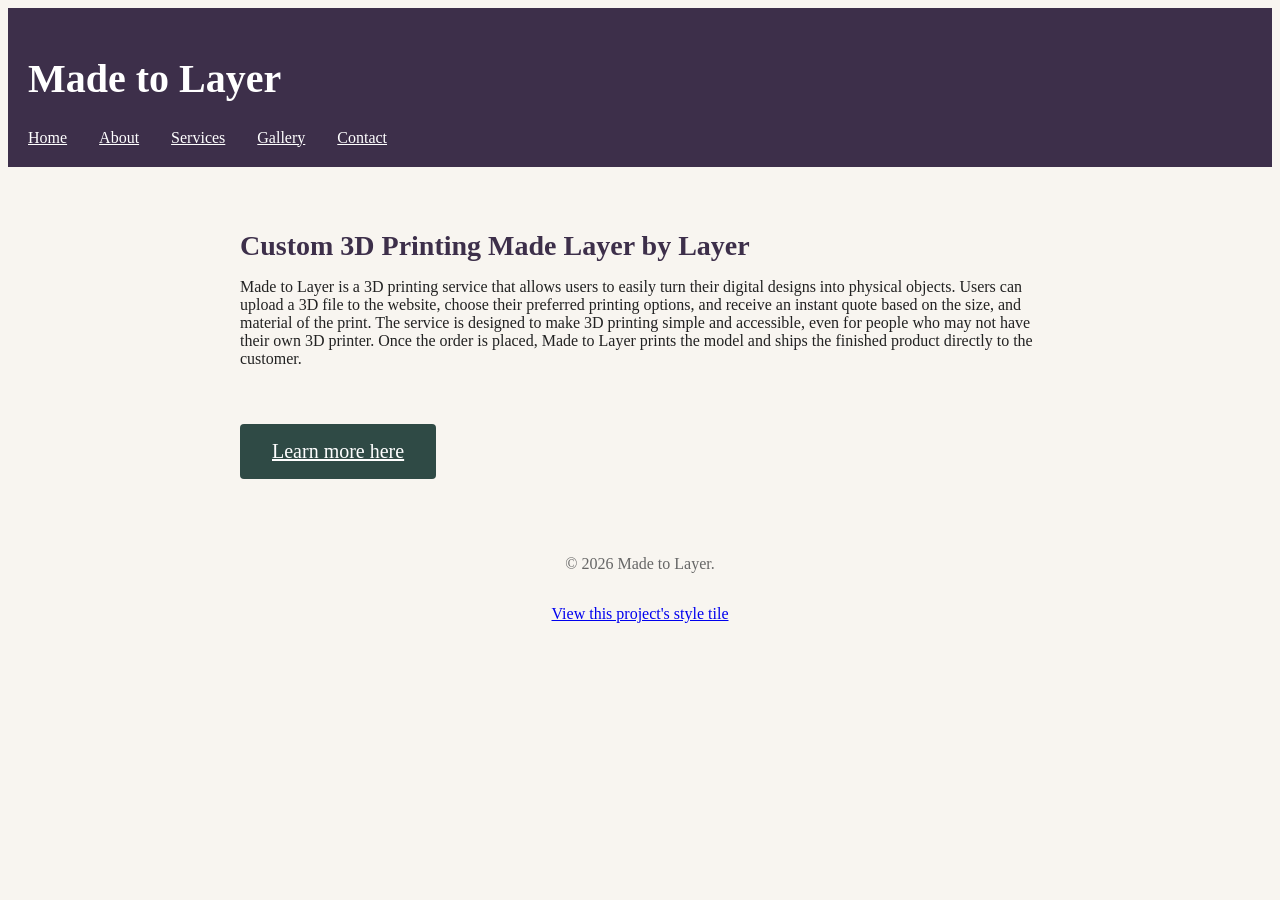
<file: index.html>
<!DOCTYPE html>
<html lang="en">
<head>
  <meta charset="UTF-8">
  <title>Custom 3D Printing | Made to Layer</title>
  <meta name="description" content="Custom 3D Printing Made Layer by Layer. Made to Layer is a 3D printing service that allows users to easily turn their digital designs into physical objects.">
  <meta name="viewport" content="width=device-width, initial-scale=1">
  <link rel="stylesheet" href="css/style.css">
</head>
<body>

  <a href="#main-content" class="skip-link">Skip to main content</a>
  
  <header>
    <h1>Made to Layer</h1>
    <nav>
      <a href="index.html">Home</a>
      <a href="about.html">About</a>
      <a href="services.html">Services</a>
      <a href="gallery.html">Gallery</a>
      <a href="contact.html">Contact</a>
    </nav>
  </header>
  
  <main id="main-content">
    <h2>Custom 3D Printing Made Layer by Layer</h2>
    <p>Made to Layer is a 3D printing service that allows users to easily turn their digital designs into physical objects. Users can upload a 3D file to the website, choose their preferred printing options, and receive an instant quote based on the size, and material of the print. The service is designed to make 3D printing simple and accessible, even for people who may not have their own 3D printer. Once the order is placed, Made to Layer prints the model and ships the finished product directly to the customer.</p>
    <a href="services.html" class="cta">Learn more here</a>
  </main>

  <footer>
    <p>&copy; 2026 Made to Layer.</p>
    <p><a href="style-tile.html">View this project's style tile</a></p>
  </footer>
  
</body>
</html>
</file>
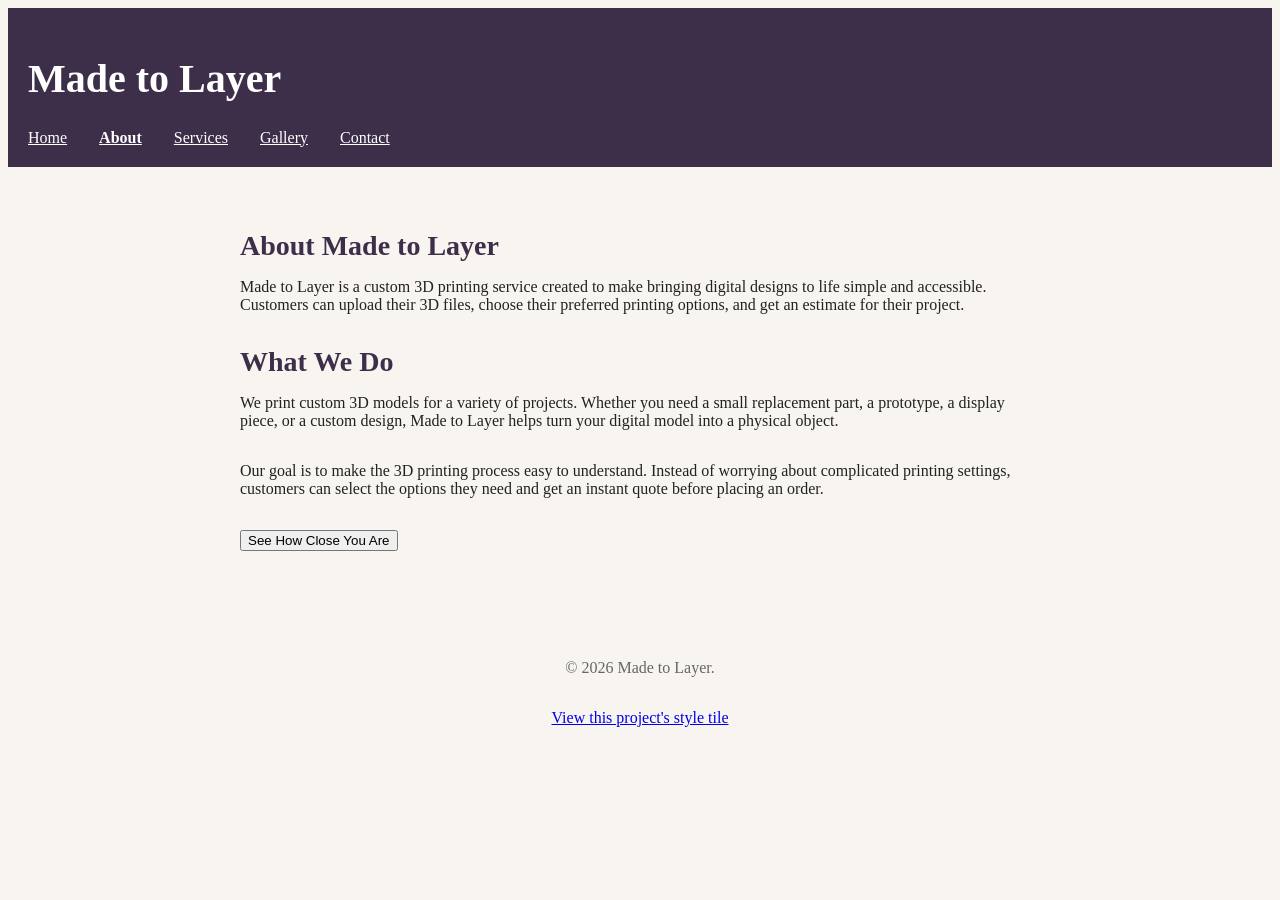
<file: about.html>
<!DOCTYPE html>
<html lang="en">
<head>
  <meta charset="UTF-8">
  <title>About What We Do | Made to Layer</title>
  <meta name="description" content="Made to Layer is a custom 3D printing service.">
  <meta name="viewport" content="width=device-width, initial-scale=1">
  <link rel="stylesheet" href="css/style.css">
</head>
<body>

  <a href="#main-content" class="skip-link">Skip to main content</a>

  <header>
    <h1>Made to Layer</h1>
    <nav>
      <a href="index.html">Home</a>
      <a href="about.html" aria-current="page">About</a>
      <a href="services.html">Services</a>
      <a href="gallery.html">Gallery</a>
      <a href="contact.html">Contact</a>
    </nav>
  </header>

  <main id="main-content">
    <h2>About Made to Layer</h2>
    <p>Made to Layer is a custom 3D printing service created to make bringing digital designs to life simple and accessible. Customers can upload their 3D files, choose their preferred printing options, and get an estimate for their project.</p>
    <h2>What We Do</h2>
    <p>We print custom 3D models for a variety of projects. Whether you need a small replacement part, a prototype, a display piece, or a custom design, Made to Layer helps turn your digital model into a physical object.</p>
    <p>Our goal is to make the 3D printing process easy to understand. Instead of worrying about complicated printing settings, customers can select the options they need and get an instant quote before placing an order.</p>
    <button onclick="getLocation()">See How Close You Are</button>
    <p id="location-message"></p>
  </main>

  <footer>
    <p>&copy; 2026 Made to Layer.</p>
    <p><a href="style-tile.html">View this project's style tile</a></p>
  </footer>
  
  <script>
    function getLocation() {
      navigator.geolocation.getCurrentPosition(showPosition, showError);
    }

    function showPosition(position) {
      var lat = position.coords.latitude.toFixed(1);
      var lon = position.coords.longitude.toFixed(1);
  
      if (lat >= 24.5 && lat <= 49.5 && lon >= -125 && lon <= -66) {
        document.getElementById("location-message").textContent =
          "You're in the USA! You're near " + lat + ", " + lon + ". which means shipping costs might be less, because we are based in the USA";
      } else {
        document.getElementById("location-message").textContent =
          "You're outside the USA! You're near " + lat + ", " + lon + ". which means shipping costs might be more, because we are based the USA";
      }
    }
  
    function showError(error) {
      document.getElementById("location-message").textContent =
        "We couldn't get your location, but you can still browse the rest of the site.";
    }
  </script>

</body>
</html>
</file>
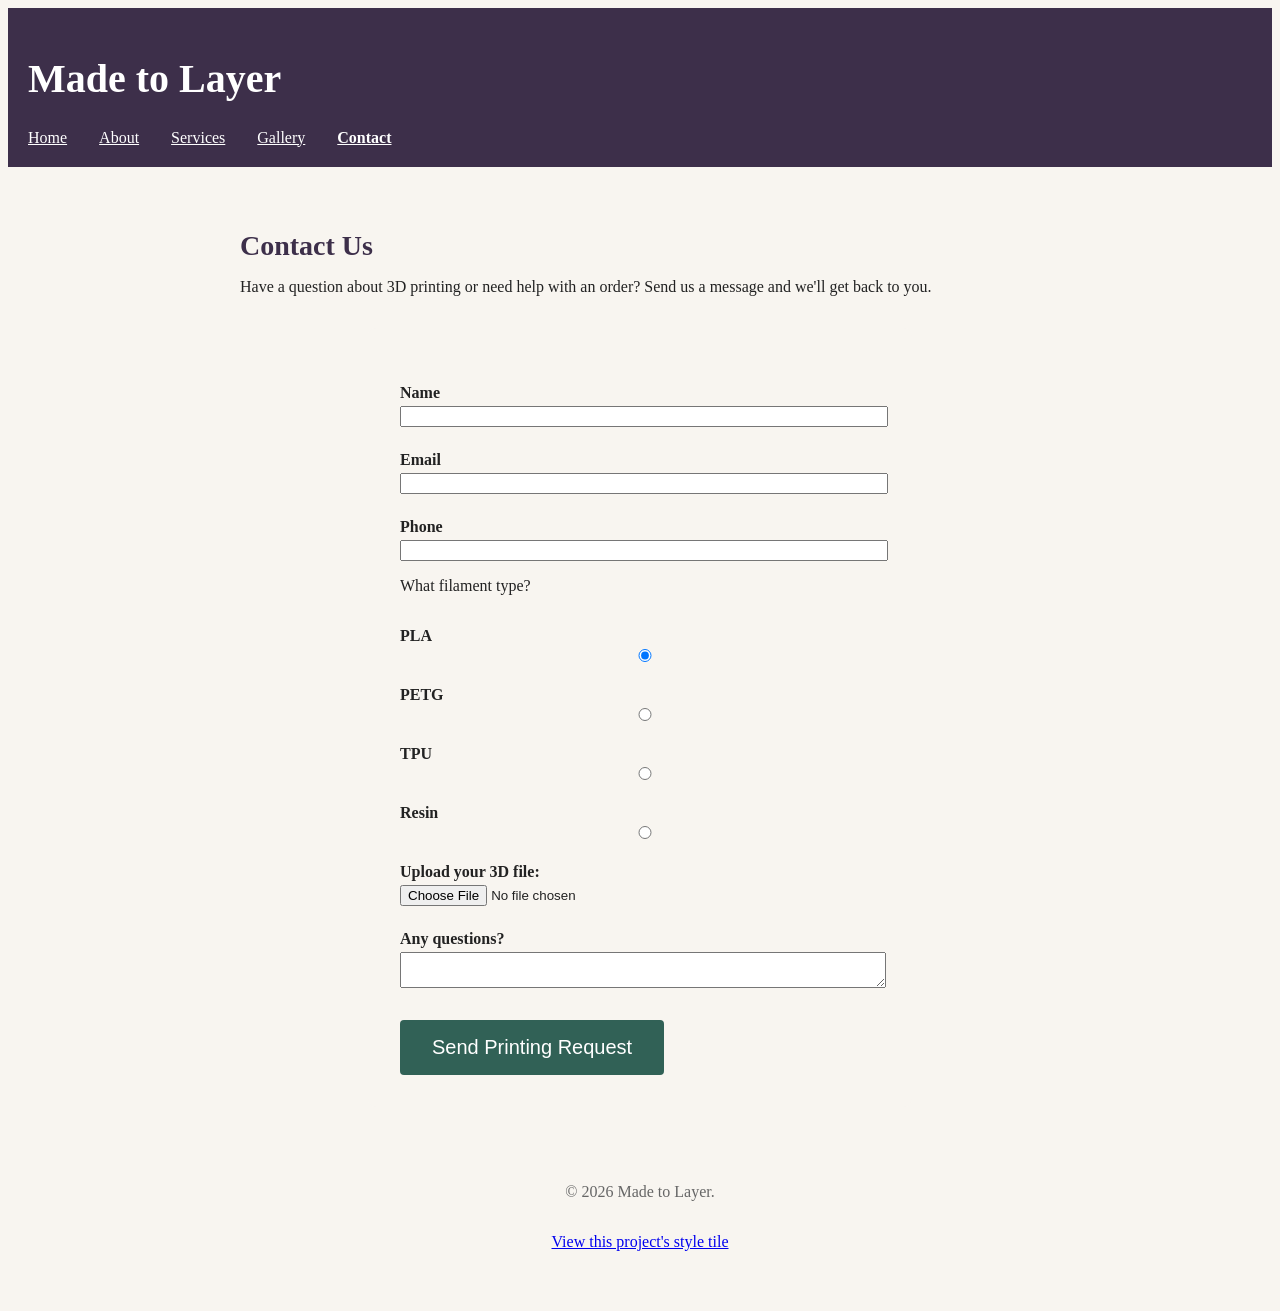
<file: contact.html>
<!DOCTYPE html>
<html lang="en">
<head>
  <meta charset="UTF-8">
  <title>Contact us | Made to Layer</title>
  <meta name="description" content="Reach out and contact us about any questions for the 3D printing service.">
  <meta name="viewport" content="width=device-width, initial-scale=1">
  <link rel="stylesheet" href="css/style.css">
</head>
<body>

  <a href="#main-content" class="skip-link">Skip to main content</a>

  <header>
    <h1>Made to Layer</h1>
    <nav>
      <a href="index.html">Home</a>
      <a href="about.html">About</a>
      <a href="services.html">Services</a>
      <a href="gallery.html">Gallery</a>
      <a href="contact.html" aria-current="page">Contact</a>
    </nav>
  </header>

  <main id="main-content">
    <h2>Contact Us</h2>
    <p>Have a question about 3D printing or need help with an order? Send us a message and we'll get back to you.</p>
    
      <form action="https://formspree.io/f/your-form-id" method="post">
        <label for="name">Name</label>
        <input type="text" id="name" name="name" required>
      
        <label for="email">Email</label>
        <input type="email" id="email" name="email" required>
      
        <label for="phone">Phone</label>
        <input type="tel" id="phone" name="phone">

        <p>What filament type?</p>
        <label for="pla">PLA</label>
        <input type="radio" id="pla" name="filament-type" value="pla" checked>

        <label for="petg">PETG</label>
        <input type="radio" id="petg" name="filament-type" value="petg">

        <label for="tpu">TPU</label>
        <input type="radio" id="tpu" name="filament-type" value="tpu">

        <label for="resin">Resin</label>
        <input type="radio" id="resin" name="filament-type" value="resin">

        <label for="file">Upload your 3D file:</label>
        <input type="file" id="file" name="file" accept=".stl,.obj,.3mf" required>

        <label for="message">Any questions?</label>
        <textarea id="message" name="message"></textarea>
        <button type="submit">Send Printing Request</button>
      </form>
  </main>

  <footer>
    <p>&copy; 2026 Made to Layer.</p>
    <p><a href="style-tile.html">View this project's style tile</a></p>
  </footer>

</body>
</html>
</file>
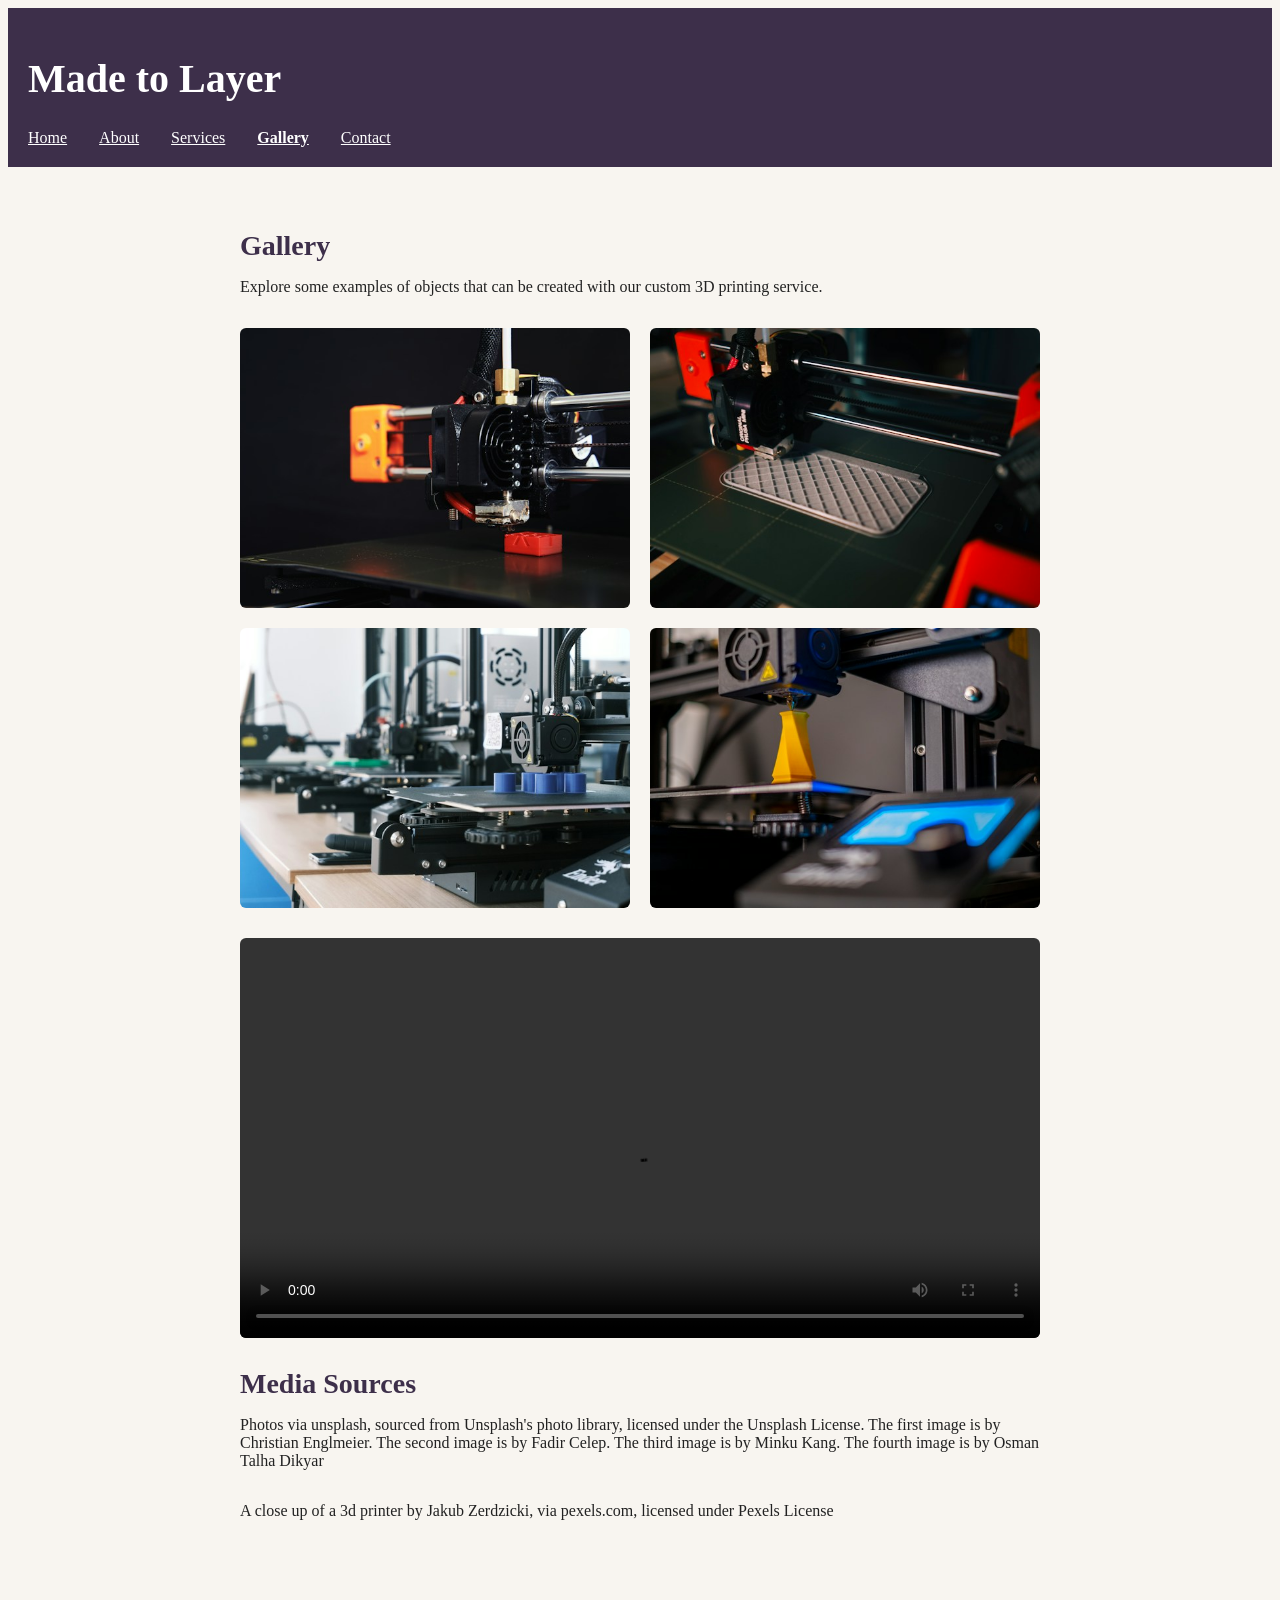
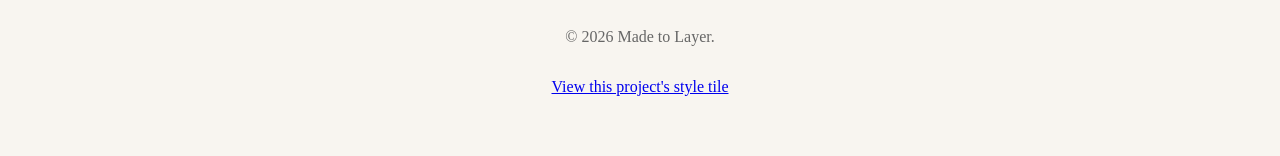
<file: gallery.html>
<!DOCTYPE html>
<html lang="en">
<head>
  <meta charset="UTF-8">
  <title>Explore Examples of 3D Printing | Made to Layer</title>
  <meta name="description" content="Explore how the 3D printing service is done.">
  <meta name="viewport" content="width=device-width, initial-scale=1">
  <link rel="stylesheet" href="css/style.css">
</head>
<body>

  <a href="#main-content" class="skip-link">Skip to main content</a>

  <header>
    <h1>Made to Layer</h1>
    <nav>
      <a href="index.html">Home</a>
      <a href="about.html">About</a>
      <a href="services.html">Services</a>
      <a href="gallery.html" aria-current="page">Gallery</a>
      <a href="contact.html">Contact</a>
    </nav>
  </header>

  <main id="main-content">
    <h2>Gallery</h2>
    <p>Explore some examples of objects that can be created with our custom 3D printing service.</p>
    
    <div class="gallery-grid">
      <img src="images/christian-englmeier-drTIJgAc58w-unsplash.jpg" alt="A 3D printer printing a red cube">
      <img src="images/kadir-celep-HsefvbLbNWc-unsplash.jpg" alt="A 3D printer printing a grey rectangle" width="390" height="280" loading="lazy">
      <img src="images/minku-kang-aCniNTiIFd8-unsplash.jpg" alt="A 3D printer printing a blue cylinders" width="390" height="280" loading="lazy">
      <img src="images/osman-talha-dikyar-NMCABEhN0RE-unsplash.jpg" alt="A 3D printer printing a yellow vase" width="390" height="280" loading="lazy">
    </div>
    <div class="gallery-video">
      <video src="videos/13279766_640_360_25fps.mp4" controls></video>
    </div>

    <h2>Media Sources</h2>
    <p>Photos via unsplash, sourced from Unsplash's photo library, licensed under the Unsplash License. The first image is by Christian Englmeier. The second image is by Fadir Celep. The third image is by Minku Kang. The fourth image is by Osman Talha Dikyar</p>
    <p>A close up of a 3d printer by Jakub Zerdzicki, via pexels.com, licensed under Pexels License</p>
  </main>

  <footer>
    <p>&copy; 2026 Made to Layer.</p>
    <p><a href="style-tile.html">View this project's style tile</a></p>
  </footer>

</body>
</html>
</file>
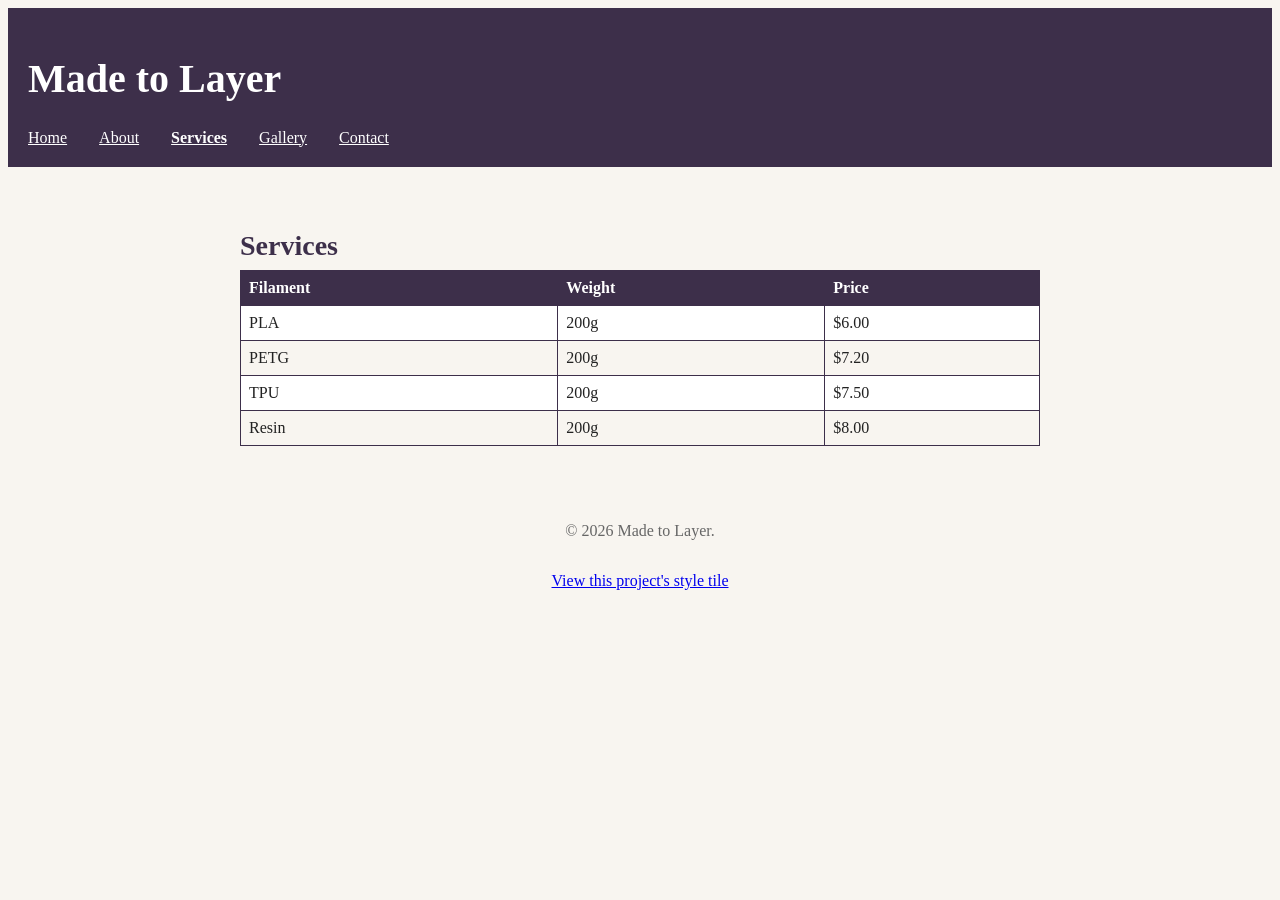
<file: services.html>
<!DOCTYPE html>
<html lang="en">
<head>
  <meta charset="UTF-8">
  <title>Types of Filament | Made to Layer</title>
  <meta name="description" content="Different types of filament that you can use for the 3D printing service.">
  <meta name="viewport" content="width=device-width, initial-scale=1">
  <link rel="stylesheet" href="css/style.css">
</head>
<body>

  <a href="#main-content" class="skip-link">Skip to main content</a>

  <header>
    <h1>Made to Layer</h1>
    <nav>
      <a href="index.html">Home</a>
      <a href="about.html">About</a>
      <a href="services.html" aria-current="page">Services</a>
      <a href="gallery.html">Gallery</a>
      <a href="contact.html">Contact</a>
    </nav>
  </header>

  <main id="main-content">
    <h2>Services</h2>
    <table>
    <caption></caption>
    <tr>
      <th scope="col">Filament</th>
      <th scope="col">Weight</th>
      <th scope="col">Price</th>
    </tr>
    <tr>
      <td>PLA</td>
      <td>200g</td>
      <td>$6.00</td>
    </tr>
    <tr>
      <td>PETG</td>
      <td>200g</td>
      <td>$7.20</td>
    </tr>
    <tr>
      <td>TPU</td>
      <td>200g</td>
      <td>$7.50</td>
    </tr>
    <tr>
      <td>Resin</td>
      <td>200g</td>
      <td>$8.00</td>
    </tr>
  </table>
  </main>

  <footer>
    <p>&copy; 2026 Made to Layer.</p>
    <p><a href="style-tile.html">View this project's style tile</a></p>
  </footer>

</body>
</html>
</file>
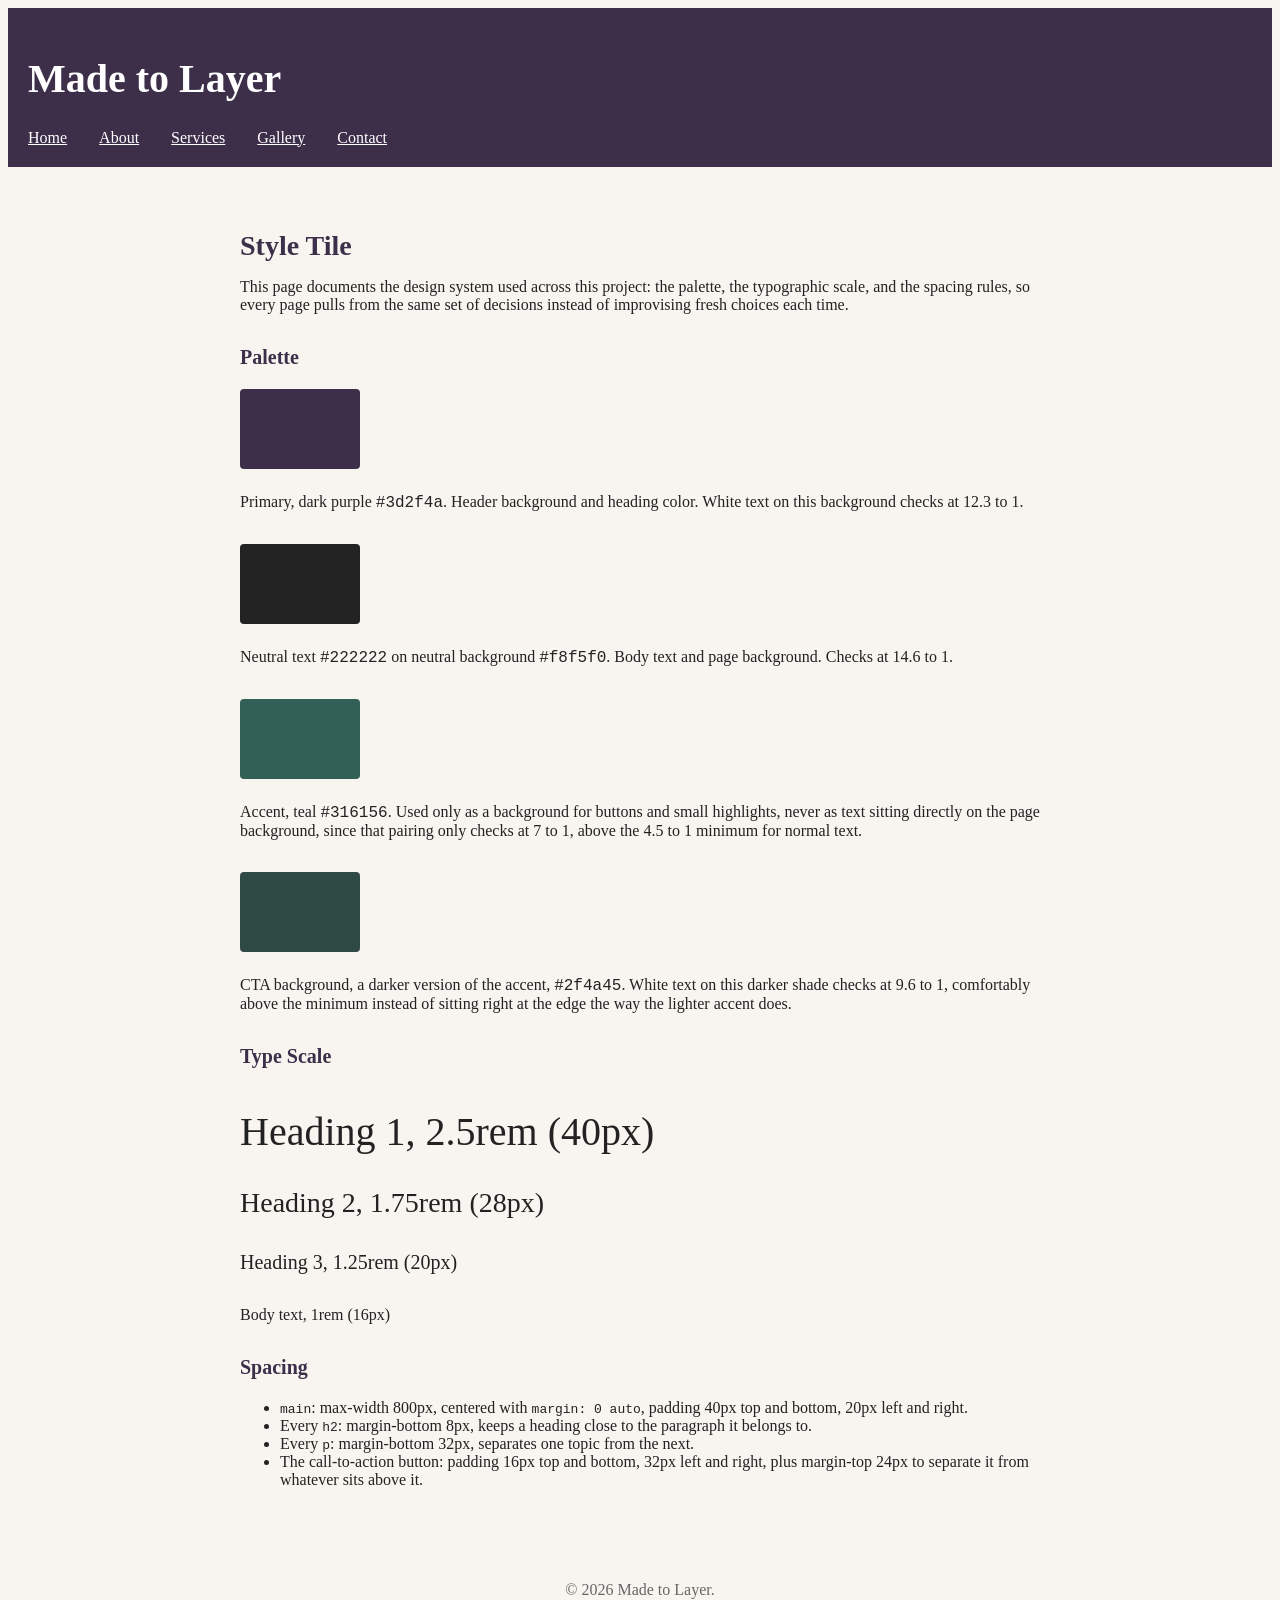
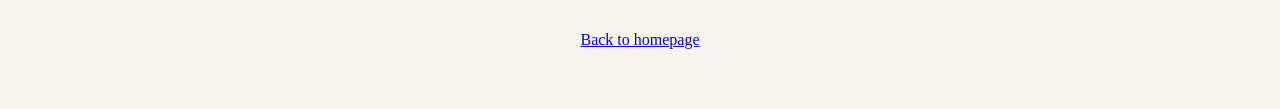
<file: style-tile.html>
<!DOCTYPE html>
<html lang="en">
<head>
  <meta charset="UTF-8">
  <title>Made to Layer - Style Tile</title>
  <meta name="viewport" content="width=device-width, initial-scale=1">
  <link rel="stylesheet" href="css/style.css">
</head>

<body>

  <header>
    <h1>Made to Layer</h1>

    <nav>
      <a href="index.html">Home</a>
      <a href="about.html">About</a>
      <a href="services.html">Services</a>
      <a href="gallery.html">Gallery</a>
      <a href="contact.html">Contact</a>
    </nav>
  </header>

  <main>

    <h2>Style Tile</h2>
    <p>This page documents the design system used across this project: the palette, the typographic scale, and the spacing rules, so every page pulls from the same set of decisions instead of improvising fresh choices each time.</p>

    <h3>Palette</h3>
    <div class="swatch swatch-primary"></div>
    <p>Primary, dark purple <code>#3d2f4a</code>. Header background and heading color. White text on this background checks at 12.3 to 1.</p>

    <div class="swatch swatch-neutral"></div>
    <p>Neutral text <code>#222222</code> on neutral background <code>#f8f5f0</code>. Body text and page background. Checks at 14.6 to 1.</p>

    <div class="swatch swatch-accent"></div>
    <p>Accent, teal <code>#316156</code>. Used only as a background for buttons and small highlights, never as text sitting directly on the page background, since that pairing only checks at 7 to 1, above the 4.5 to 1 minimum for normal text.</p>

    <div class="swatch swatch-cta"></div>
    <p>CTA background, a darker version of the accent, <code>#2f4a45</code>. White text on this darker shade checks at 9.6 to 1, comfortably above the minimum instead of sitting right at the edge the way the lighter accent does.</p>

    <h3>Type Scale</h3>
    <p class="type-sample-h1">Heading 1, 2.5rem (40px)</p>
    <p class="type-sample-h2">Heading 2, 1.75rem (28px)</p>
    <p class="type-sample-h3">Heading 3, 1.25rem (20px)</p>
    <p class="type-sample-body">Body text, 1rem (16px)</p>

    <h3>Spacing</h3>
    <ul>
      <li><code>main</code>: max-width 800px, centered with <code>margin: 0 auto</code>, padding 40px top and bottom, 20px left and right.</li>
      <li>Every <code>h2</code>: margin-bottom 8px, keeps a heading close to the paragraph it belongs to.</li>
      <li>Every <code>p</code>: margin-bottom 32px, separates one topic from the next.</li>
      <li>The call-to-action button: padding 16px top and bottom, 32px left and right, plus margin-top 24px to separate it from whatever sits above it.</li>
    </ul>
  </main>

  <footer>
    <p>&copy; 2026 Made to Layer.</p>
    <p><a href="index.html">Back to homepage</a></p>
  </footer>

</body>
</html>
</file>
<file: css/style.css>
body {
  font-family: Georgia, serif;
  color: #222222;
  background-color: #f8f5f0;
}

header {
  background-color: #3d2f4a;
  color: #ffffff;
  padding: 20px;
}

header nav a {
  margin-right: 16px;
  color: #ffffff;
}

nav a[aria-current="page"] {
  font-weight: bold;
  text-decoration: underline;
}

nav {
  display: flex;
  flex-direction: column;
  gap: 16px;
}

@media (min-width: 600px) {
  nav {
    flex-direction: row;
  }
}

.skip-link {
  position: absolute;
  top: -40px;
  left: 0;
  background-color: #000000;
  color: #ffffff;
  padding: 8px 16px;
  z-index: 100;
  text-decoration: none;
}

.skip-link:focus {
  top: 0;
}

a:focus {
  outline: 3px solid #d9822b;
  outline-offset: 2px;
}

h1 {
  font-size: 2.5rem;
}

h2 {
  font-size: 1.75rem;
  color: #3d2f4a;
}

h3 {
  font-size: 1.25rem;
  color: #3d2f4a;
}

p {
  font-size: 1rem;
}
main {
  max-width: 800px;
  margin: 0 auto;
  padding: 40px 20px;
}

h2 {
  margin-bottom: 8px;
}

p {
  margin-bottom: 32px;
}

footer {
  text-align: center;
  font-size: 0.875rem;
  color: #666666;
  padding: 20px;
}

.cta {
  display: inline-block;
  background-color: #2f4a45;
  color: #ffffff;
  font-size: 1.25rem;
  padding: 16px 32px;
  border-radius: 4px;
  margin-top: 24px;
}

.swatch {
  display: inline-block;
  width: 120px;
  height: 80px;
  margin-bottom: 8px;
  border-radius: 4px;
  vertical-align: top;
}

.swatch-primary { background-color: #3d2f4a; }
.swatch-neutral { background-color: #222222; }
.swatch-accent { background-color: #316156; }
.swatch-cta { background-color: #2f4a45; }

.type-sample-h1 { font-size: 2.5rem; }
.type-sample-h2 { font-size: 1.75rem; }
.type-sample-h3 { font-size: 1.25rem; }
.type-sample-body { font-size: 1rem; }

table {
  border-collapse: collapse;
  width: 100%;
}

th, td {
  border: 1px solid #3d2f4a;
  padding: 0.5rem;
  text-align: left;
}

th {
  background-color: #3d2f4a;
  color: #ffffff;
}

tbody tr:nth-child(even) {
  background-color: #ffffff;
}

label {
  display: block;
  margin-top: 1.5rem;
  font-weight: bold;
}

input, textarea {
  display: block;
  margin-top: 0.25rem;
  width: 100%;
  max-width: 480px;
}

button[type="submit"] {
  display: block;
  margin-top: 2rem;
  background-color: #316156;
  color: #ffffff;
  font-size: 1.25rem;
  padding: 16px 32px;
  border: none;
  border-radius: 4px;
}

form {
  background-color: #f8f5f0;
  padding: 32px;
  border-radius: 8px;
  max-width: 480px;
  margin: 0 auto;
}

.gallery-grid {
  display: grid;
  grid-template-columns: repeat(2, 1fr);
  gap: 20px;
  max-width: 850px;
  margin: 30px auto;
}

.gallery-grid img {
  width: 100%;
  height: 280px;
  object-fit: cover;
  display: block;
  border-radius: 6px;
}

.gallery-video {
  max-width: 850px;
  margin: 30px auto;
}

.gallery-video video {
  width: 100%;
  height: auto;
  display: block;
  border-radius: 6px;
}

@media (max-width: 600px) {
  .gallery-grid {
    grid-template-columns: 1fr;
  }

  .gallery-grid img {
    height: auto;
  }
}
</file>
